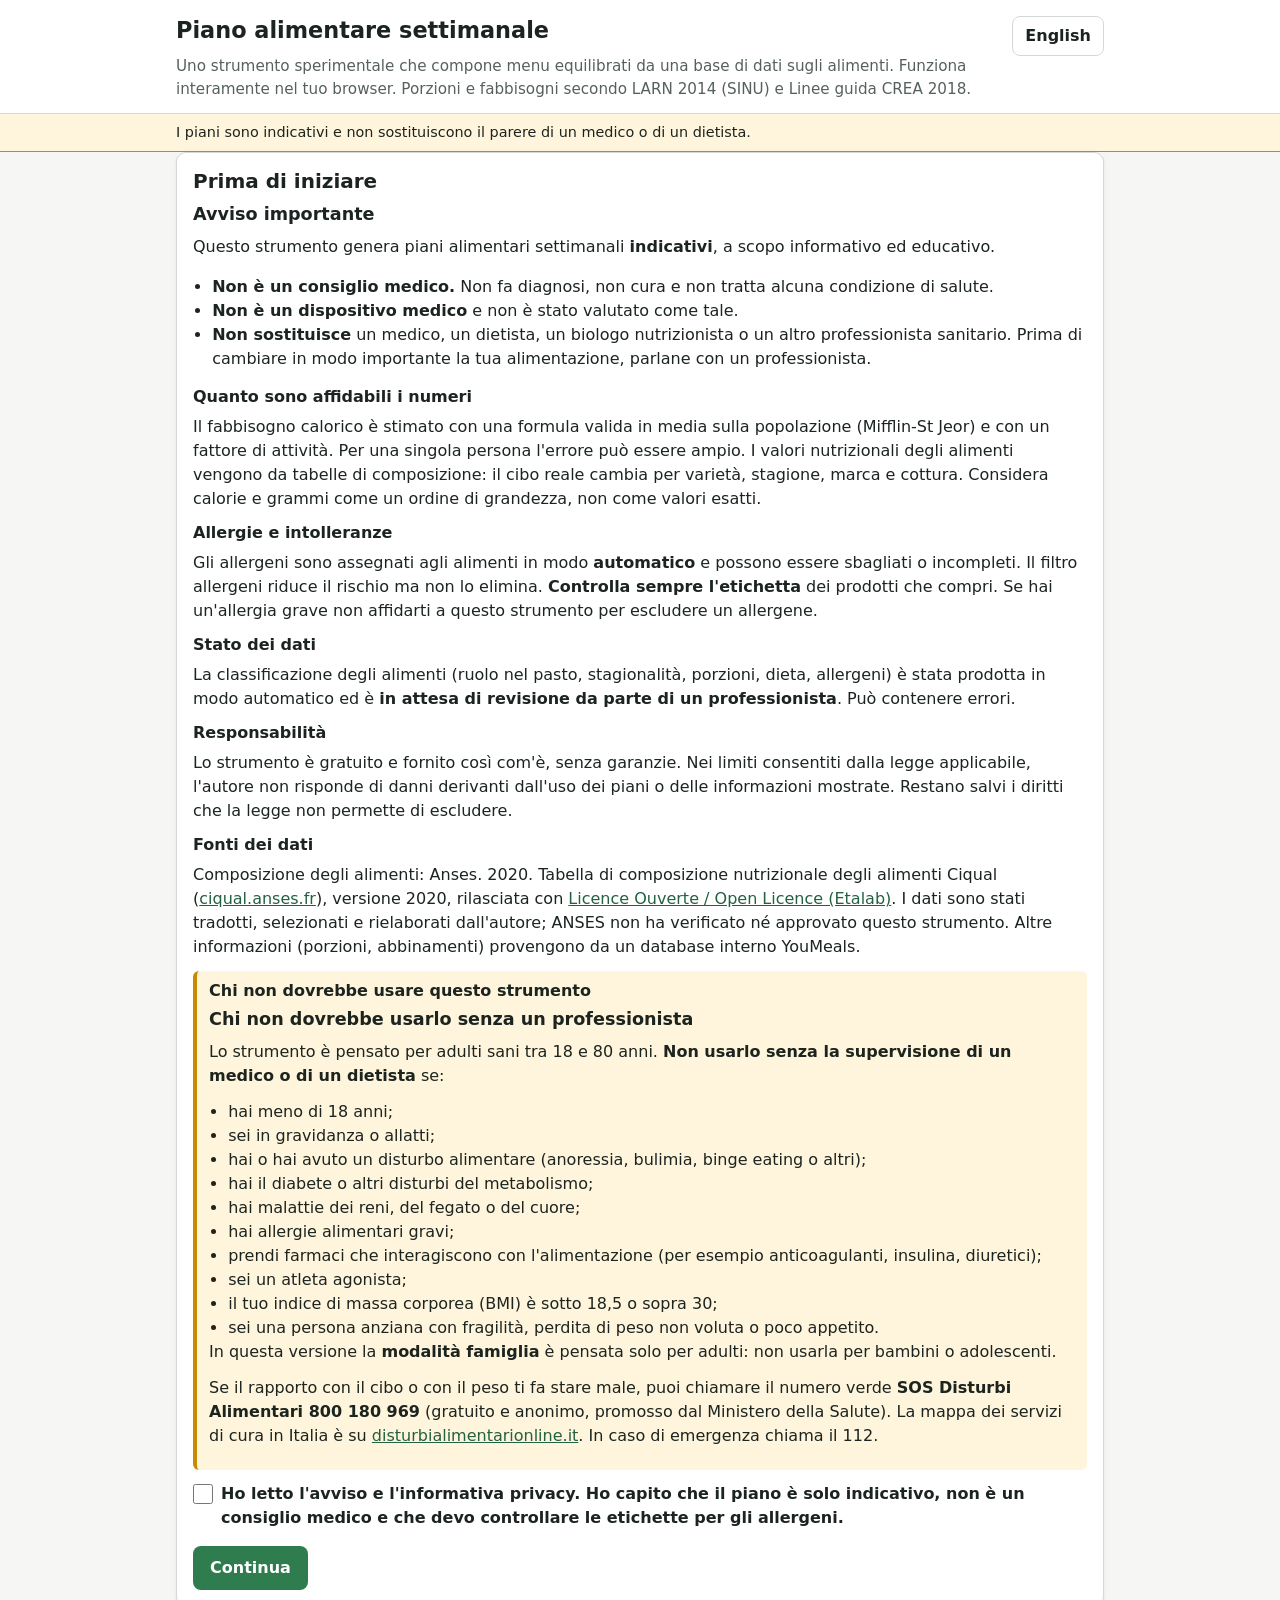
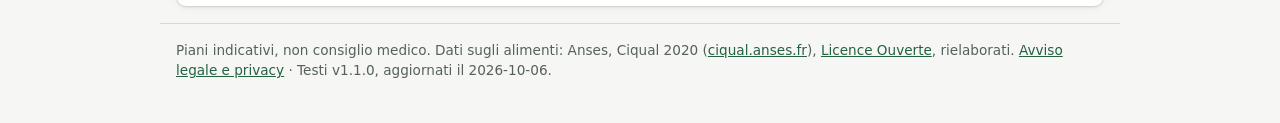
<file: index.html>
<!doctype html>
<html lang="it">
<head>
  <meta charset="utf-8">
  <meta name="viewport" content="width=device-width, initial-scale=1">
  <meta name="robots" content="noindex, nofollow">
  <meta http-equiv="Content-Security-Policy" content="default-src 'self'; script-src 'self' https://cdnjs.cloudflare.com https://cdn.jsdelivr.net; style-src 'self' 'unsafe-inline' https://fonts.googleapis.com; font-src 'self' https://fonts.gstatic.com; connect-src 'self' https://api.anthropic.com https://api.openai.com; img-src 'self' data:; base-uri 'self'; form-action 'none'">
  <meta name="referrer" content="no-referrer">
  <meta name="color-scheme" content="light dark">
  <meta name="description" content="Strumento sperimentale per comporre un piano alimentare indicativo. Funziona nel browser, senza inviare i dati del profilo.">
  <title>Piano alimentare settimanale</title>
  <link rel="icon" href="assets/icon.svg" type="image/svg+xml">
  <link rel="stylesheet" href="css/app.css">
  <script type="module" src="js/app.js"></script>
</head>
<body>
  <a class="skip-link" id="skip-link" href="#main">Vai al contenuto</a>

  <header class="site-header">
    <div class="wrap header-row">
      <div>
        <h1 id="app-title">Piano alimentare settimanale</h1>
        <p id="app-subtitle" class="subtitle"></p>
      </div>
      <button type="button" id="lang-toggle" class="btn btn-ghost lang-toggle" lang="en">English</button>
    </div>
  </header>

  <div id="banner" class="banner" role="note" hidden></div>

  <main id="main" class="wrap" tabindex="-1">
    <noscript>
      <p class="callout callout-error">Questa pagina richiede JavaScript attivo. This page needs JavaScript.</p>
    </noscript>
    <div id="notice"></div>
    <div id="consent"></div>
    <div id="profile"></div>
    <div id="plan"></div>
    <div id="chat"></div>
  </main>

  <footer id="footer" class="site-footer wrap"></footer>

  <div id="live" class="visually-hidden" aria-live="polite" aria-atomic="true"></div>
</body>
</html>
</file>
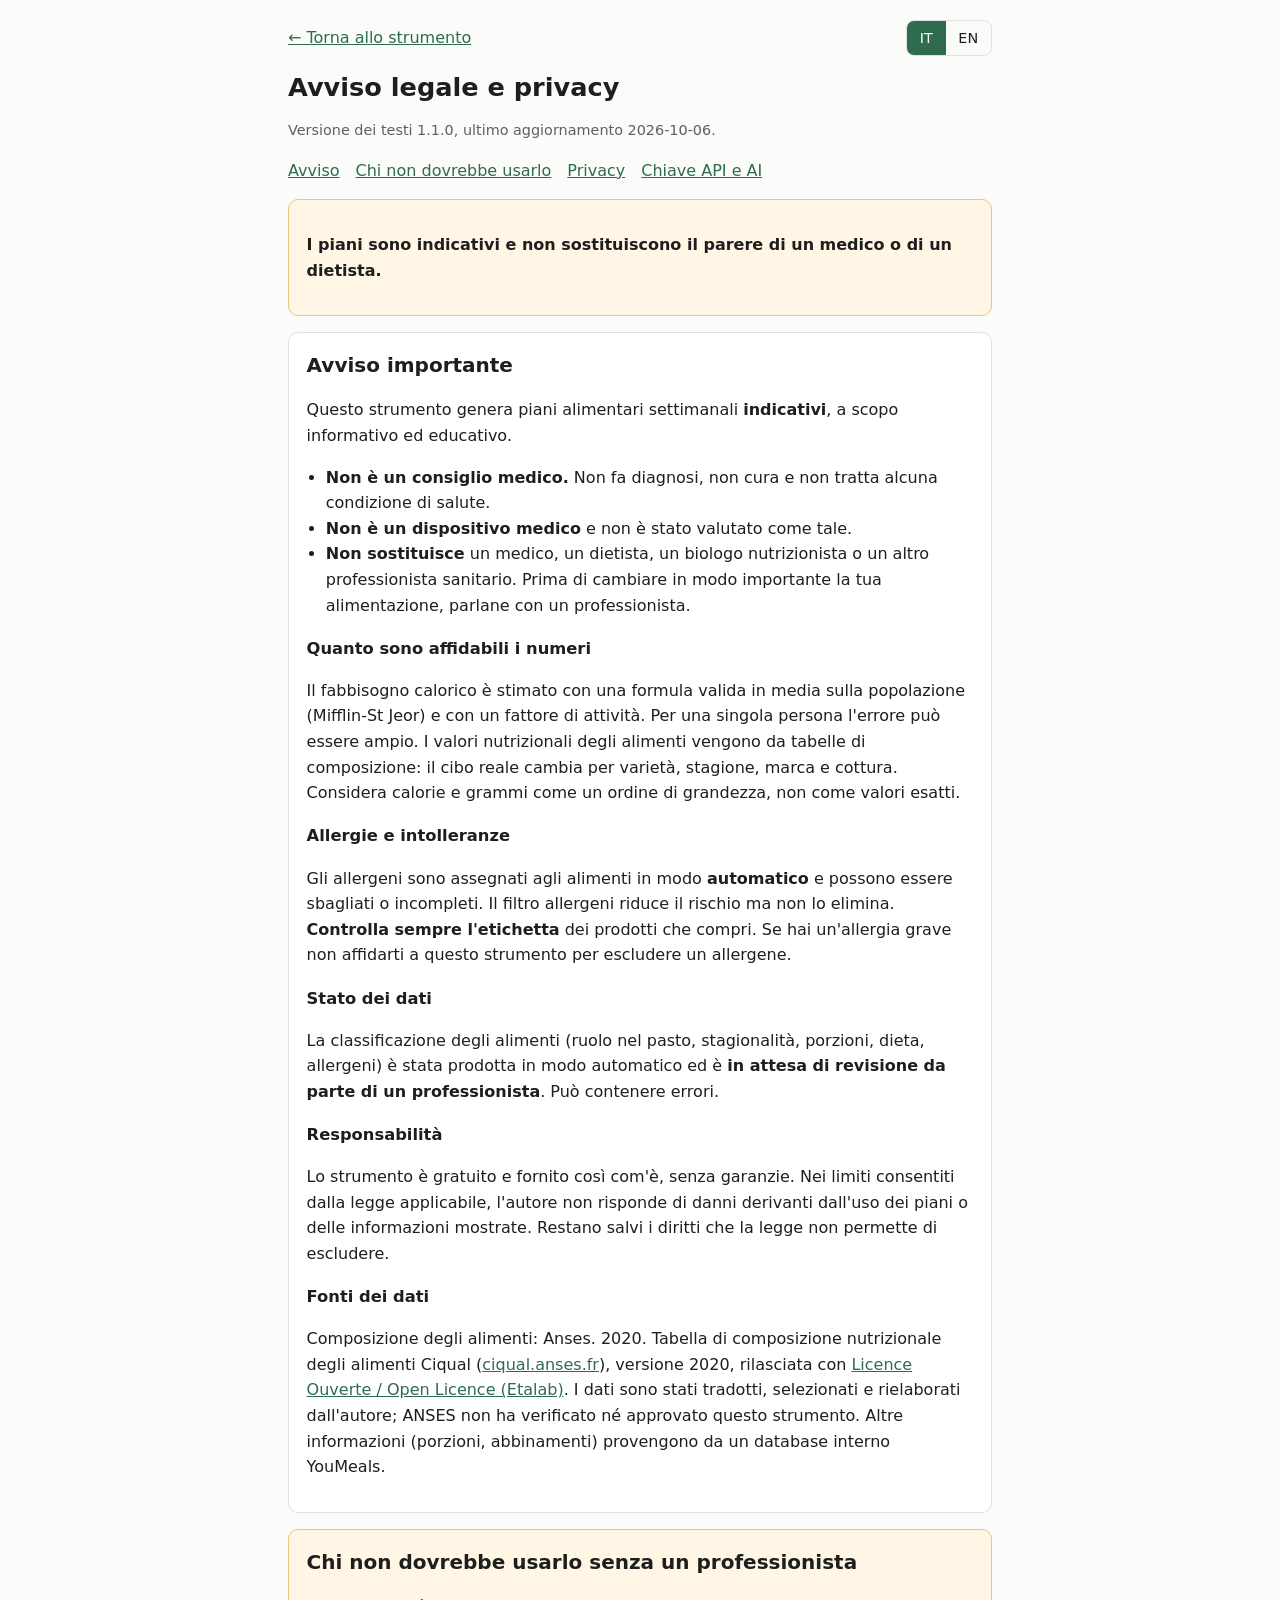
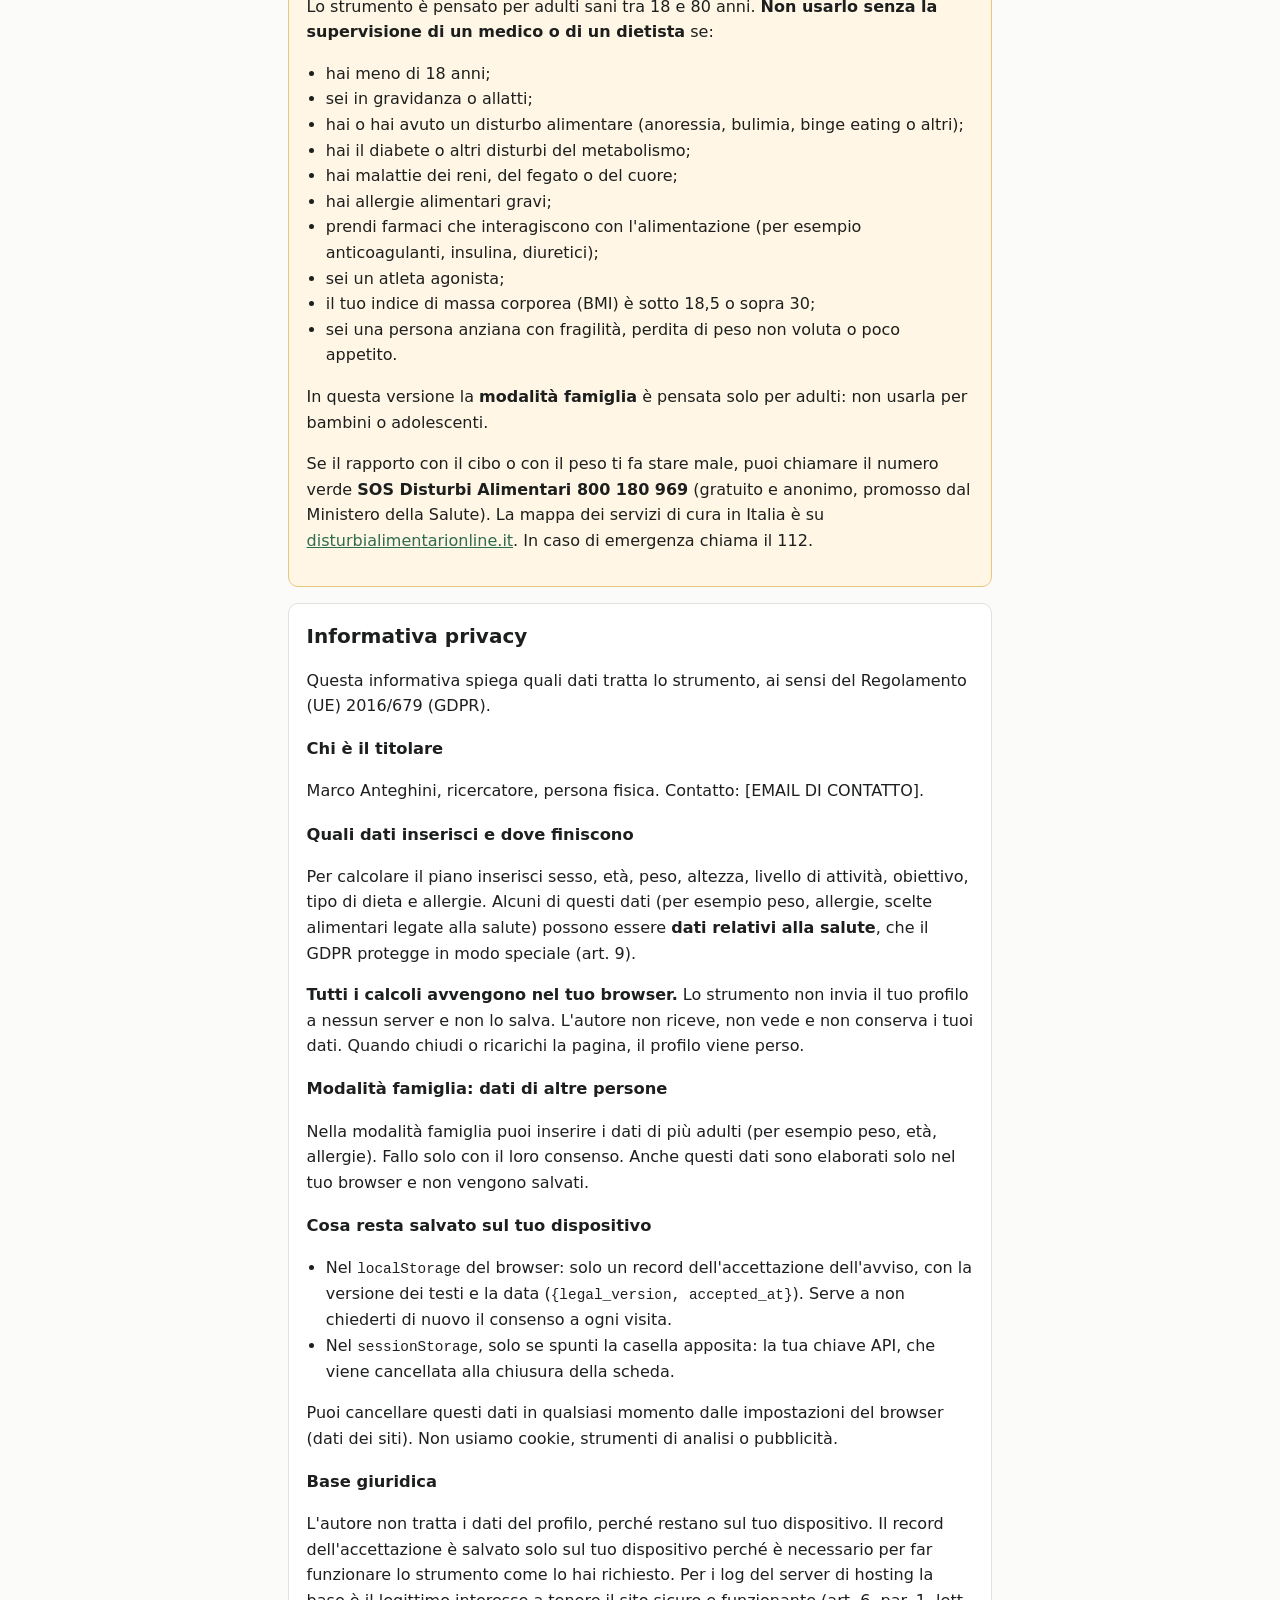
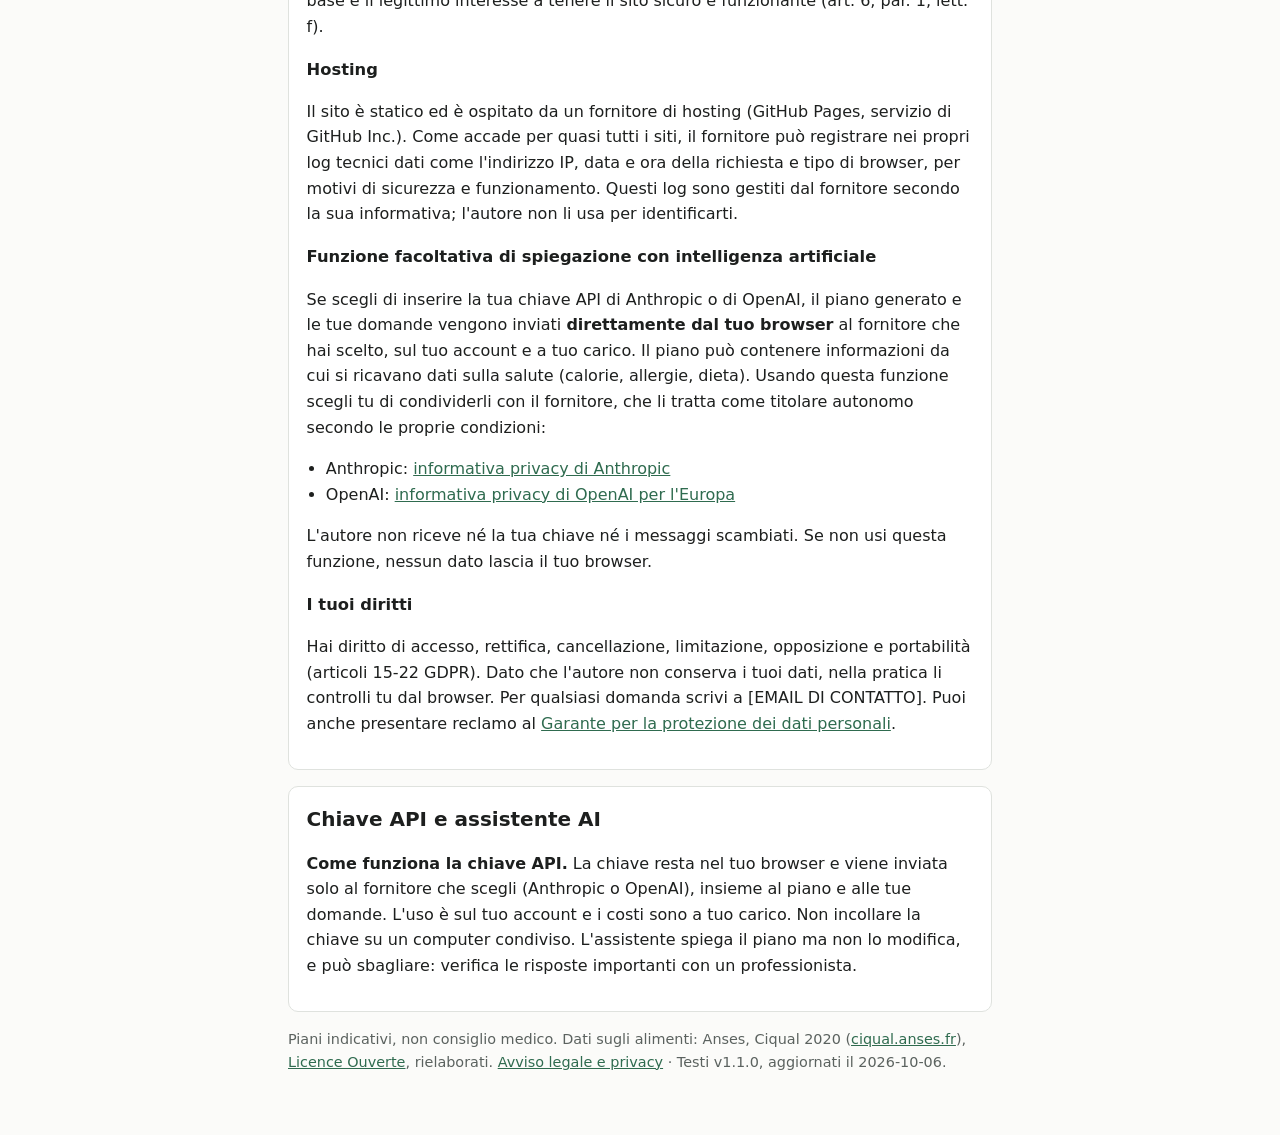
<file: legal.html>
<!doctype html>
<html lang="it">
<head>
<meta charset="utf-8">
<meta name="viewport" content="width=device-width, initial-scale=1">
<meta name="robots" content="noindex, nofollow">
<title>Avviso legale e privacy</title>
<meta name="description" content="Avviso, informativa privacy e fonti dei dati del generatore di piani alimentari indicativi.">
<style>
  :root {
    color-scheme: light dark;
    --bg: #fbfbf9; --fg: #1d1f1e; --muted: #5b625f; --line: #dfe2de;
    --accent: #2f6b4f; --card: #ffffff; --warn-bg: #fff6e5; --warn-line: #e8c77a;
  }
  @media (prefers-color-scheme: dark) {
    :root {
      --bg: #151817; --fg: #e7eae8; --muted: #a3aba7; --line: #2c3230;
      --accent: #7cc4a0; --card: #1c201f; --warn-bg: #2b2516; --warn-line: #6b5a2c;
    }
  }
  * { box-sizing: border-box; }
  body {
    margin: 0; background: var(--bg); color: var(--fg);
    font: 16px/1.6 system-ui, -apple-system, "Segoe UI", Roboto, "Helvetica Neue", Arial, sans-serif;
  }
  main { max-width: 46rem; margin: 0 auto; padding: 1.25rem 16px 3rem; }
  header { display: flex; flex-wrap: wrap; gap: .75rem; align-items: center; justify-content: space-between; margin-bottom: 1rem; }
  header a { color: var(--accent); }
  h1 { font-size: 1.6rem; line-height: 1.25; margin: .5rem 0 .25rem; }
  h2 { font-size: 1.25rem; margin: 0 0 .5rem; }
  h3 { font-size: 1.02rem; margin: 1.1rem 0 .3rem; }
  a { color: var(--accent); overflow-wrap: anywhere; }
  section { background: var(--card); border: 1px solid var(--line); border-radius: 10px; padding: 1rem 1.1rem; margin: 1rem 0; }
  section.warn { background: var(--warn-bg); border-color: var(--warn-line); }
  ul { padding-left: 1.2rem; }
  code { font-size: .9em; overflow-wrap: anywhere; }
  .meta, footer { color: var(--muted); font-size: .9rem; }
  .lang { display: inline-flex; border: 1px solid var(--line); border-radius: 8px; overflow: hidden; }
  .lang button {
    font: inherit; font-size: .9rem; padding: .35rem .8rem; border: 0; cursor: pointer;
    background: transparent; color: var(--fg);
  }
  .lang button[aria-pressed="true"] { background: var(--accent); color: var(--bg); }
  nav.toc ul { list-style: none; padding: 0; display: flex; flex-wrap: wrap; gap: .4rem 1rem; }
</style>
</head>
<body>
<main>
  <header>
    <a id="back" href="index.html">&larr; Torna allo strumento</a>
    <div class="lang" role="group" aria-label="Lingua / Language">
      <button type="button" data-lang="it" aria-pressed="true">IT</button>
      <button type="button" data-lang="en" aria-pressed="false">EN</button>
    </div>
  </header>

  <h1 id="title">Avviso legale e privacy</h1>
  <p class="meta" id="meta"></p>

  <noscript>
    <p><strong>Per leggere questi testi serve JavaScript.</strong> In sintesi: i piani sono indicativi, non sono un consiglio medico e non sostituiscono un medico o un dietista; i dati del profilo restano nel tuo browser. JavaScript is required to show this page.</p>
  </noscript>

  <nav class="toc" id="toc" aria-label="Indice"></nav>
  <div id="content"></div>
  <footer id="footer"></footer>
</main>

<script type="module" src="js/legal-page.js"></script>
</body>
</html>
</file>
<file: css/app.css>
/* Diet plan web app. Mobile first, light and dark via prefers-color-scheme. */

:root {
  --bg: #f6f7f4;
  --surface: #ffffff;
  --surface-2: #eef1ec;
  --text: #1c2420;
  --muted: #56615b;
  --border: #d4dad3;
  --accent: #2f7d4f;
  --accent-strong: #236140;
  --accent-text: #ffffff;
  --focus: #1b5fd1;
  --warn-bg: #fff4dc;
  --warn-border: #c98a00;
  --info-bg: #e8f1fb;
  --info-border: #3b74b8;
  --error-bg: #fde9e7;
  --error-border: #c0392b;
  --ok: #1e7a3f;
  --bad: #b3261e;
  --c-protein: #c0504d;
  --c-carbs: #d8a31a;
  --c-fat: #3b74b8;
  --radius: 10px;
  --shadow: 0 1px 2px rgba(0, 0, 0, 0.06), 0 2px 8px rgba(0, 0, 0, 0.04);
  --font: system-ui, -apple-system, "Segoe UI", Roboto, "Helvetica Neue", Arial, sans-serif;
  color-scheme: light;
}

@media (prefers-color-scheme: dark) {
  :root {
    --bg: #121614;
    --surface: #1b211e;
    --surface-2: #232b27;
    --text: #e6ebe7;
    --muted: #a3ada7;
    --border: #36403b;
    --accent: #5cbf85;
    --accent-strong: #7ad19e;
    --accent-text: #0d1a12;
    --focus: #8ab4ff;
    --warn-bg: #3a2f14;
    --warn-border: #d9a53a;
    --info-bg: #182a3d;
    --info-border: #6a9fd8;
    --error-bg: #3d1c1a;
    --error-border: #e57368;
    --ok: #7ad19e;
    --bad: #f28b82;
    --c-protein: #e07a77;
    --c-carbs: #e6bd4c;
    --c-fat: #6a9fd8;
    --shadow: none;
    color-scheme: dark;
  }
}

*,
*::before,
*::after {
  box-sizing: border-box;
}

html {
  -webkit-text-size-adjust: 100%;
}

body {
  margin: 0;
  background: var(--bg);
  color: var(--text);
  font-family: var(--font);
  font-size: 1rem;
  line-height: 1.5;
}

.wrap {
  width: 100%;
  max-width: 960px;
  margin: 0 auto;
  padding: 0 16px;
}

h1, h2, h3, h4 {
  line-height: 1.25;
  margin: 0 0 0.5em;
}
h1 { font-size: 1.4rem; }
h2 { font-size: 1.25rem; }
h3 { font-size: 1.05rem; }
h4 { font-size: 1rem; }
p { margin: 0 0 0.75em; }

a { color: var(--accent-strong); }
a:hover { text-decoration-thickness: 2px; }

:focus-visible {
  outline: 3px solid var(--focus);
  outline-offset: 2px;
}
[tabindex="-1"]:focus { outline: none; }

.visually-hidden {
  position: absolute !important;
  width: 1px;
  height: 1px;
  padding: 0;
  margin: -1px;
  overflow: hidden;
  clip: rect(0 0 0 0);
  white-space: nowrap;
  border: 0;
}

.skip-link {
  position: absolute;
  left: 8px;
  top: -48px;
  background: var(--surface);
  color: var(--text);
  padding: 8px 12px;
  border-radius: var(--radius);
  z-index: 10;
}
.skip-link:focus { top: 8px; }

.muted { color: var(--muted); }
.hint { color: var(--muted); font-size: 0.875rem; margin: 0.25em 0 0; }

/* Header, banner, footer */
.site-header {
  background: var(--surface);
  border-bottom: 1px solid var(--border);
  padding: 16px 0 12px;
}
.header-row {
  display: flex;
  gap: 12px;
  align-items: flex-start;
  justify-content: space-between;
}
.subtitle { color: var(--muted); margin: 0; font-size: 0.95rem; }

.banner {
  background: var(--warn-bg);
  border-bottom: 1px solid var(--warn-border);
  font-size: 0.9rem;
}
.banner-inner {
  max-width: 960px;
  margin: 0 auto;
  padding: 8px 16px;
}
.banner-inner p { margin: 0; }

main { padding-top: 16px; padding-bottom: 24px; }
main:focus { outline: none; }

.site-footer {
  border-top: 1px solid var(--border);
  padding-top: 16px;
  padding-bottom: 32px;
  font-size: 0.85rem;
  color: var(--muted);
}

/* Cards and callouts */
.card {
  background: var(--surface);
  border: 1px solid var(--border);
  border-radius: var(--radius);
  box-shadow: var(--shadow);
  padding: 16px;
  margin-bottom: 16px;
}

.callout {
  border-left: 4px solid var(--info-border);
  background: var(--info-bg);
  border-radius: 6px;
  padding: 10px 12px;
  margin: 0 0 12px;
}
.callout > :last-child { margin-bottom: 0; }
.callout h3 { font-size: 1rem; }
.callout ul { margin: 0; padding-left: 1.2em; }
.callout-warn { border-left-color: var(--warn-border); background: var(--warn-bg); }
.callout-info { border-left-color: var(--info-border); background: var(--info-bg); }
.callout-error { border-left-color: var(--error-border); background: var(--error-bg); }

.legal-text h2 { font-size: 1.1rem; }
.legal-text h3 { font-size: 1rem; }
.legal-text ul { padding-left: 1.2em; }

/* Forms */
.grid {
  display: grid;
  grid-template-columns: 1fr;
  gap: 12px;
}
@media (min-width: 560px) {
  .grid { grid-template-columns: 1fr 1fr; }
}
@media (min-width: 860px) {
  .grid { grid-template-columns: repeat(3, 1fr); }
  .grid.grid-2 { grid-template-columns: 1fr 1fr; }
}

.field { display: flex; flex-direction: column; gap: 4px; min-width: 0; }
fieldset.field { border: 0; padding: 0; margin: 0; }
legend, .field > label { font-weight: 600; font-size: 0.95rem; padding: 0; }

input[type="number"],
input[type="text"],
input[type="password"],
select,
textarea {
  font: inherit;
  color: var(--text);
  background: var(--surface);
  border: 1px solid var(--muted);
  border-radius: 8px;
  padding: 10px 12px;
  min-height: 44px;
  width: 100%;
}
textarea { resize: vertical; }
input[aria-invalid="true"] { border-color: var(--bad); }

.radio-row { display: flex; flex-wrap: wrap; gap: 4px 16px; min-height: 44px; align-items: center; }
.check-row { display: flex; align-items: flex-start; gap: 8px; }
.check-row input { width: 20px; height: 20px; margin: 2px 0 0; flex: none; accent-color: var(--accent); }
.check-row label { cursor: pointer; }

.allergens { margin-top: 16px !important; }
.check-grid {
  display: grid;
  grid-template-columns: repeat(2, minmax(0, 1fr));
  gap: 8px 12px;
  margin-top: 6px;
}
@media (min-width: 560px) {
  .check-grid { grid-template-columns: repeat(3, minmax(0, 1fr)); }
}
@media (min-width: 860px) {
  .check-grid { grid-template-columns: repeat(5, minmax(0, 1fr)); }
}

.seed-row {
  display: flex;
  flex-wrap: wrap;
  gap: 8px 12px;
  align-items: flex-start;
  margin-top: 16px;
}
.seed-row .field { flex: 1 1 200px; }
.seed-row .btn { margin-top: 27px; }

.consent-check { margin: 12px 0 4px; font-weight: 600; }
.field-error { color: var(--bad); font-weight: 600; margin: 4px 0 0; }

.error-summary {
  border: 2px solid var(--error-border);
  background: var(--error-bg);
  border-radius: 8px;
  padding: 10px 12px;
  margin-bottom: 12px;
}
.error-summary ul { margin: 0; padding-left: 1.2em; }
.error-summary p { margin: 0 0 4px; }

.privacy-note { color: var(--muted); font-size: 0.9rem; margin: 12px 0 0; }
.data-info { font-size: 0.85rem; margin-top: -8px; }

/* Buttons */
.actions { display: flex; flex-wrap: wrap; gap: 8px; margin-top: 16px; align-items: center; }
.btn {
  font: inherit;
  font-weight: 600;
  border-radius: 8px;
  border: 1px solid transparent;
  padding: 10px 16px;
  min-height: 44px;
  cursor: pointer;
  line-height: 1.2;
}
.btn:disabled { opacity: 0.55; cursor: not-allowed; }
.btn-primary { background: var(--accent); color: var(--accent-text); }
.btn-primary:hover:not(:disabled) { background: var(--accent-strong); }
.btn-secondary { background: var(--surface-2); color: var(--text); border-color: var(--border); }
.btn-secondary:hover:not(:disabled) { border-color: var(--muted); }
.btn-ghost { background: transparent; color: var(--text); border-color: var(--border); }
.btn-link { background: none; border: 0; color: var(--accent-strong); text-decoration: underline; padding: 10px 4px; }
.btn-small { padding: 6px 10px; min-height: 36px; font-size: 0.875rem; background: var(--surface-2); color: var(--text); border-color: var(--border); white-space: nowrap; }
.btn-small:hover { border-color: var(--muted); }
.lang-toggle { flex: none; padding: 6px 12px; min-height: 40px; }

/* Plan */
.plan-head {
  display: flex;
  flex-wrap: wrap;
  gap: 8px;
  align-items: center;
  justify-content: space-between;
}
.plan-actions { display: flex; gap: 8px; flex-wrap: wrap; }
.meta-line { font-size: 0.85rem; }

.stats {
  display: grid;
  grid-template-columns: repeat(2, minmax(0, 1fr));
  gap: 8px;
  margin-bottom: 16px;
}
@media (min-width: 560px) {
  .stats { grid-template-columns: repeat(4, minmax(0, 1fr)); }
}
.stat {
  background: var(--surface-2);
  border-radius: 8px;
  padding: 10px 12px;
  border-top: 4px solid var(--accent);
  display: flex;
  flex-direction: column;
}
.stat.k-protein { border-top-color: var(--c-protein); }
.stat.k-carbs { border-top-color: var(--c-carbs); }
.stat.k-fat { border-top-color: var(--c-fat); }
.stat-label { font-size: 0.85rem; color: var(--muted); }
.stat-value { font-size: 1.35rem; font-weight: 700; font-variant-numeric: tabular-nums; }
.stat-unit { font-size: 0.9rem; font-weight: 500; color: var(--muted); }

.segmented {
  display: inline-flex;
  border: 1px solid var(--border);
  border-radius: 8px;
  overflow: hidden;
  margin: 4px 0 12px;
}
.seg-btn {
  font: inherit;
  font-weight: 600;
  background: var(--surface);
  color: var(--text);
  border: 0;
  padding: 8px 14px;
  min-height: 44px;
  cursor: pointer;
}
.seg-btn + .seg-btn { border-left: 1px solid var(--border); }
.seg-btn[aria-pressed="true"] { background: var(--accent); color: var(--accent-text); }

.tabs {
  display: flex;
  gap: 4px;
  overflow-x: auto;
  border-bottom: 1px solid var(--border);
  margin-bottom: 12px;
  scrollbar-width: thin;
}
.tab {
  font: inherit;
  background: transparent;
  color: var(--muted);
  border: 0;
  border-bottom: 3px solid transparent;
  padding: 8px 12px;
  min-height: 44px;
  cursor: pointer;
  white-space: nowrap;
}
.tab[aria-selected="true"] { color: var(--text); font-weight: 700; border-bottom-color: var(--accent); }
.tab:hover { color: var(--text); }

.screen-hidden { display: none; }
.day-panel[hidden] { display: none; }

.meals { display: grid; gap: 12px; grid-template-columns: 1fr; }
@media (min-width: 760px) {
  .meals { grid-template-columns: 1fr 1fr; }
}
.meal {
  border: 1px solid var(--border);
  border-radius: 8px;
  padding: 10px 12px;
  min-width: 0;
}
.meal-head { display: flex; justify-content: space-between; gap: 8px; align-items: baseline; flex-wrap: wrap; }
.meal-head h4 { margin: 0 0 4px; }
.meal-head .muted { font-size: 0.85rem; }

table.items { width: 100%; border-collapse: collapse; font-size: 0.925rem; }
.items th, .items td { padding: 6px 4px; text-align: left; vertical-align: top; border-bottom: 1px solid var(--border); }
.items thead th { font-size: 0.8rem; color: var(--muted); font-weight: 600; }
.items tbody th { font-weight: 500; }
.items tfoot th, .items tfoot td { border-bottom: 0; font-size: 0.85rem; }
.items .num { text-align: right; font-variant-numeric: tabular-nums; white-space: nowrap; }
.items .macros-cell { white-space: normal; color: var(--muted); }
.item-name { overflow-wrap: break-word; hyphens: auto; }
@media (max-width: 559px) {
  /* Narrow screens: icon-only swap button (it keeps its aria-label), full CIQUAL name only as tooltip. */
  .swap-text { display: none; }
  .btn-small { padding: 6px 10px; min-width: 40px; }
  .items .full-name { display: none; }
  .items .num .tag { display: block; width: max-content; margin-left: auto; }
}
.household { display: block; font-size: 0.8rem; color: var(--muted); }
.full-name { display: block; font-size: 0.75rem; color: var(--muted); font-weight: 400; }
.tag { display: inline-block; font-size: 0.7rem; font-weight: 600; line-height: 1.4; padding: 0 6px; border-radius: 999px; border: 1px solid var(--border); color: var(--muted); vertical-align: 1px; }
.basis-note { font-size: 0.85rem; margin-top: 12px; }
.ranges { font-size: 0.875rem; margin: -4px 0 12px; }
.ranges-title { margin: 0 0 2px; font-weight: 600; }
.ranges ul { margin: 0; padding: 0; list-style: none; display: flex; flex-wrap: wrap; gap: 2px 16px; color: var(--muted); }
.method-line { font-size: 0.85rem; }
.swap-cell { width: 1%; text-align: right; }

.day-total { margin-top: 16px; padding-top: 12px; border-top: 1px solid var(--border); }
.day-kcal { margin-bottom: 8px; }

.macro-bar {
  display: flex;
  height: 14px;
  border-radius: 7px;
  overflow: hidden;
  background: var(--surface-2);
}
.seg { display: block; height: 100%; }
.seg-protein, .dot.seg-protein { background: var(--c-protein); }
.seg-carbs, .dot.seg-carbs { background: var(--c-carbs); }
.seg-fat, .dot.seg-fat { background: var(--c-fat); }
.macro-legend { list-style: none; padding: 0; margin: 8px 0; display: flex; flex-wrap: wrap; gap: 4px 16px; font-size: 0.875rem; }
.dot { display: inline-block; width: 10px; height: 10px; border-radius: 50%; margin-right: 6px; vertical-align: baseline; }
.kcal-meter { font-size: 0.85rem; color: var(--muted); }
.kcal-track { display: block; position: relative; height: 8px; background: var(--surface-2); border-radius: 4px; margin-top: 4px; }
.kcal-fill { display: block; height: 100%; background: var(--accent); border-radius: 4px; }
.kcal-target { position: absolute; top: -3px; width: 2px; height: 14px; background: var(--text); }

.shopping-list { list-style: none; padding: 0; margin: 0; columns: 1; }
@media (min-width: 640px) {
  .shopping-list { columns: 2; column-gap: 32px; }
}
.shopping-list li {
  display: flex;
  justify-content: space-between;
  gap: 12px;
  padding: 6px 0;
  border-bottom: 1px solid var(--border);
  break-inside: avoid;
}
.shop-qty { font-variant-numeric: tabular-nums; white-space: nowrap; color: var(--muted); }

/* Recipes */
.recipe-toggle {
  font: inherit;
  font-weight: 600;
  color: var(--text);
  background: none;
  border: 0;
  padding: 2px 0;
  min-height: 32px;
  display: inline-flex;
  align-items: flex-start;
  gap: 6px;
  text-align: left;
  cursor: pointer;
}
.recipe-toggle:hover .recipe-name { text-decoration: underline; }
.recipe-toggle .chev {
  flex: none;
  width: 0.5em;
  height: 0.5em;
  margin-top: 0.45em;
  border-right: 2px solid currentColor;
  border-bottom: 2px solid currentColor;
  transform: rotate(-45deg);
  transition: transform 0.15s;
}
.recipe-toggle[aria-expanded="true"] .chev { transform: rotate(45deg); }
.recipe-sub { display: block; font-size: 0.8rem; color: var(--muted); font-weight: 400; margin-left: calc(0.5em + 6px); }
.tag-recipe { border-color: var(--accent); color: var(--accent-strong); }
.recipe-meta { white-space: nowrap; }
.items tr.recipe-row > * { border-bottom-style: dashed; }
.recipe-detail > td { padding: 0 0 8px; background: var(--surface-2); border-radius: 0 0 6px 6px; }
.recipe-detail[hidden] { display: none; }
table.components { width: 100%; border-collapse: collapse; font-size: 0.85rem; }
.components th, .components td { padding: 4px 6px; border-bottom: 1px solid var(--border); text-align: left; vertical-align: top; }
.components th { font-weight: 500; padding-left: 20px; }
.components .num { text-align: right; white-space: nowrap; font-variant-numeric: tabular-nums; }
.comp-macros { display: block; font-size: 0.75rem; color: var(--muted); font-weight: 400; }
.recipe-steps { padding: 6px 8px 0 20px; font-size: 0.85rem; }
.steps-title { font-weight: 600; margin: 0 0 2px; }
.recipe-steps ol { margin: 0; padding-left: 1.2em; }
.recipes-opt { margin-top: 16px; }

/* Mode switch and family form */
.form-head { display: flex; flex-wrap: wrap; gap: 8px 16px; align-items: center; justify-content: space-between; margin-bottom: 8px; }
.form-head h2 { margin: 0; }
.mode-switch { border: 1px solid var(--border); border-radius: 8px; padding: 0; margin: 0; display: inline-flex; overflow: hidden; }
.mode-opt label { display: inline-block; padding: 8px 14px; min-height: 40px; cursor: pointer; font-weight: 600; background: var(--surface); }
.mode-opt + .mode-opt label { border-left: 1px solid var(--border); }
.mode-opt input:checked + label { background: var(--accent); color: var(--accent-text); }
.mode-opt input:focus-visible + label { outline: 3px solid var(--focus); outline-offset: -3px; }
.family-note p { margin: 0 0 4px; }
.members { display: grid; gap: 12px; }
.member-card { border: 1px solid var(--border); border-radius: 8px; padding: 12px; margin: 0; min-width: 0; }
.member-card > legend { font-weight: 700; padding: 0 6px; }
.member-label { margin-bottom: 12px; max-width: 320px; }
.member-label input[type="text"] { font: inherit; }
.member-actions { display: flex; justify-content: flex-end; }
fieldset.shared { border: 0; padding: 0; margin: 16px 0 0; }
fieldset.shared > legend { font-weight: 700; font-size: 1rem; margin-bottom: 8px; }
input[type="text"] { min-height: 44px; }

/* Family plan */
.fam-meals { display: grid; gap: 12px; }
.fam-table { --n: 2; font-size: 0.925rem; }
.fam-row {
  display: grid;
  /* Fixed last column so header, item and component rows line up. */
  grid-template-columns: minmax(9rem, 1.6fr) repeat(var(--n), minmax(4.75rem, 1fr)) 6.5rem;
  gap: 4px 10px;
  align-items: start;
  padding: 6px 0;
  border-bottom: 1px solid var(--border);
}
.fam-head { font-size: 0.8rem; color: var(--muted); font-weight: 600; padding-top: 0; }
.fam-head .fam-col { text-align: right; overflow: hidden; text-overflow: ellipsis; white-space: nowrap; }
.fam-row .doses { display: contents; list-style: none; }
.fam-row .dose { text-align: right; font-variant-numeric: tabular-nums; min-width: 0; }
.fam-row .who { position: absolute; width: 1px; height: 1px; overflow: hidden; clip: rect(0 0 0 0); white-space: nowrap; }
.dose-main { display: block; white-space: nowrap; }
.dose-sub { display: block; font-size: 0.75rem; color: var(--muted); }
.fam-name { min-width: 0; overflow-wrap: break-word; }
.item-sub { display: block; font-size: 0.8rem; color: var(--muted); }
.fam-swap { justify-self: end; }
.fam-comp { font-size: 0.85rem; background: var(--surface-2); padding-left: 8px; padding-right: 8px; }
.fam-comp .fam-name { padding-left: 12px; }
.fam-detail { background: var(--surface-2); border-radius: 0 0 6px 6px; margin-bottom: 4px; padding-bottom: 6px; }
.fam-detail[hidden] { display: none; }
.member-totals { list-style: none; padding: 0; margin: 0; display: grid; gap: 12px; }
@media (min-width: 760px) {
  .member-totals { grid-template-columns: 1fr 1fr; }
}
.table-scroll { overflow-x: auto; margin-bottom: 12px; }
table.member-targets { width: 100%; border-collapse: collapse; font-size: 0.925rem; }
.member-targets th, .member-targets td { padding: 6px 8px; border-bottom: 1px solid var(--border); text-align: left; }
.member-targets .num { text-align: right; font-variant-numeric: tabular-nums; white-space: nowrap; }
.member-targets thead th { font-size: 0.8rem; color: var(--muted); }

@media (max-width: 639px) {
  /* Phones: each row lists the doses inline, "Marco 100 g · Anna 70 g". */
  .fam-head { display: none; }
  .fam-row { grid-template-columns: 1fr auto; }
  .fam-comp { grid-template-columns: 1fr; }
  .fam-row .doses { display: flex; flex-wrap: wrap; gap: 2px 0; grid-column: 1 / 2; margin: 0; padding: 0; }
  .fam-row .dose { text-align: left; display: inline-flex; flex-wrap: wrap; align-items: baseline; gap: 0 4px; }
  .fam-row .dose-none { display: none; }
  /* Separator before every visible dose that follows another visible one. */
  .fam-row .dose:not(.dose-none) ~ .dose:not(.dose-none)::before { content: "\00b7"; color: var(--muted); padding: 0 8px 0 4px; }
  .fam-row .who { position: static; width: auto; height: auto; clip: auto; overflow: visible; color: var(--muted); }
  .dose-main { display: inline; }
  .dose-sub { display: none; }
  .fam-swap { grid-column: 2; grid-row: 1 / span 2; }
  .fam-comp .doses { grid-column: 1 / -1; }
}

/* Chat */
details.chat > summary {
  cursor: pointer;
  list-style: none;
  display: flex;
  align-items: center;
  gap: 8px;
  min-height: 44px;
}
details.chat > summary::-webkit-details-marker { display: none; }
details.chat > summary::before {
  content: "";
  width: 0.55em;
  height: 0.55em;
  border-right: 2px solid currentColor;
  border-bottom: 2px solid currentColor;
  transform: rotate(-45deg);
  transition: transform 0.15s;
  flex: none;
}
details.chat[open] > summary::before { transform: rotate(45deg); }
.summary-title { margin: 0; font-size: 1.15rem; }
.chat-body { margin-top: 12px; }
.key-field { margin-top: 12px; }
.key-row { display: flex; gap: 8px; flex-wrap: wrap; }
.key-row input { flex: 1 1 220px; width: auto; }
.key-status { margin: 4px 0 0; font-size: 0.9rem; min-height: 1.2em; }
.key-status.ok { color: var(--ok); }
.key-status.bad { color: var(--bad); }
.key-field .callout { margin-top: 8px; font-size: 0.9rem; }

.chat-log { display: flex; flex-direction: column; gap: 10px; margin: 16px 0; }
.msg { border-radius: 8px; padding: 10px 12px; background: var(--surface-2); max-width: 100%; overflow-wrap: anywhere; }
.msg-user { background: var(--info-bg); align-self: flex-end; max-width: 90%; }
.msg-error { background: var(--error-bg); }
.msg-who { font-size: 0.8rem; font-weight: 700; color: var(--muted); margin: 0 0 4px; }
.msg-content > :last-child { margin-bottom: 0; }
.msg-content ul, .msg-content ol { margin: 0 0 0.75em; padding-left: 1.3em; }
.msg-content { white-space: normal; }
.msg-user .msg-content { white-space: pre-wrap; }
.msg-usage { font-size: 0.75rem; margin: 6px 0 0; }
.ask-form { margin-top: 12px; }
.ask-form label { font-weight: 600; display: block; margin-bottom: 4px; }
.chat-status { margin: 8px 0 0; }

@media (prefers-reduced-motion: reduce) {
  * { transition: none !important; }
}

/* Print: the plan only, all days, plus the shopping list. */
@media print {
  :root {
    --bg: #fff; --surface: #fff; --surface-2: #f2f2f2; --text: #000; --muted: #444; --border: #bbb;
    color-scheme: light;
  }
  body { font-size: 10.5pt; }
  .site-header, .banner, #notice, #consent, #profile, #chat, .no-print, .skip-link, .lang-toggle, .data-info { display: none !important; }
  .card { border: 0; box-shadow: none; padding: 0; }
  .wrap { max-width: none; padding: 0; }
  .screen-hidden { display: block !important; }
  .day-panel[hidden] { display: block !important; }
  .day-panel { break-before: page; }
  .view-menu .day-panel:first-of-type { break-before: auto; }
  .view-shopping { break-before: page; }
  .meal { break-inside: avoid; }
  .recipe-detail[hidden] { display: table-row !important; }
  .recipe-toggle .chev { display: none; }
  .recipe-sub { margin-left: 0; }
  .fam-detail[hidden] { display: block !important; }
  .fam-row { grid-template-columns: minmax(9rem, 1.6fr) repeat(var(--n), minmax(4.75rem, 1fr)) 0; }
  .fam-meal { break-inside: auto; }
  .fam-row { break-inside: avoid; }
  .meals { grid-template-columns: 1fr 1fr; }
  .macro-bar, .seg, .dot, .kcal-fill, .stat { -webkit-print-color-adjust: exact; print-color-adjust: exact; }
  .site-footer { border: 0; font-size: 8pt; }
  a { color: #000; }
}
</file>
